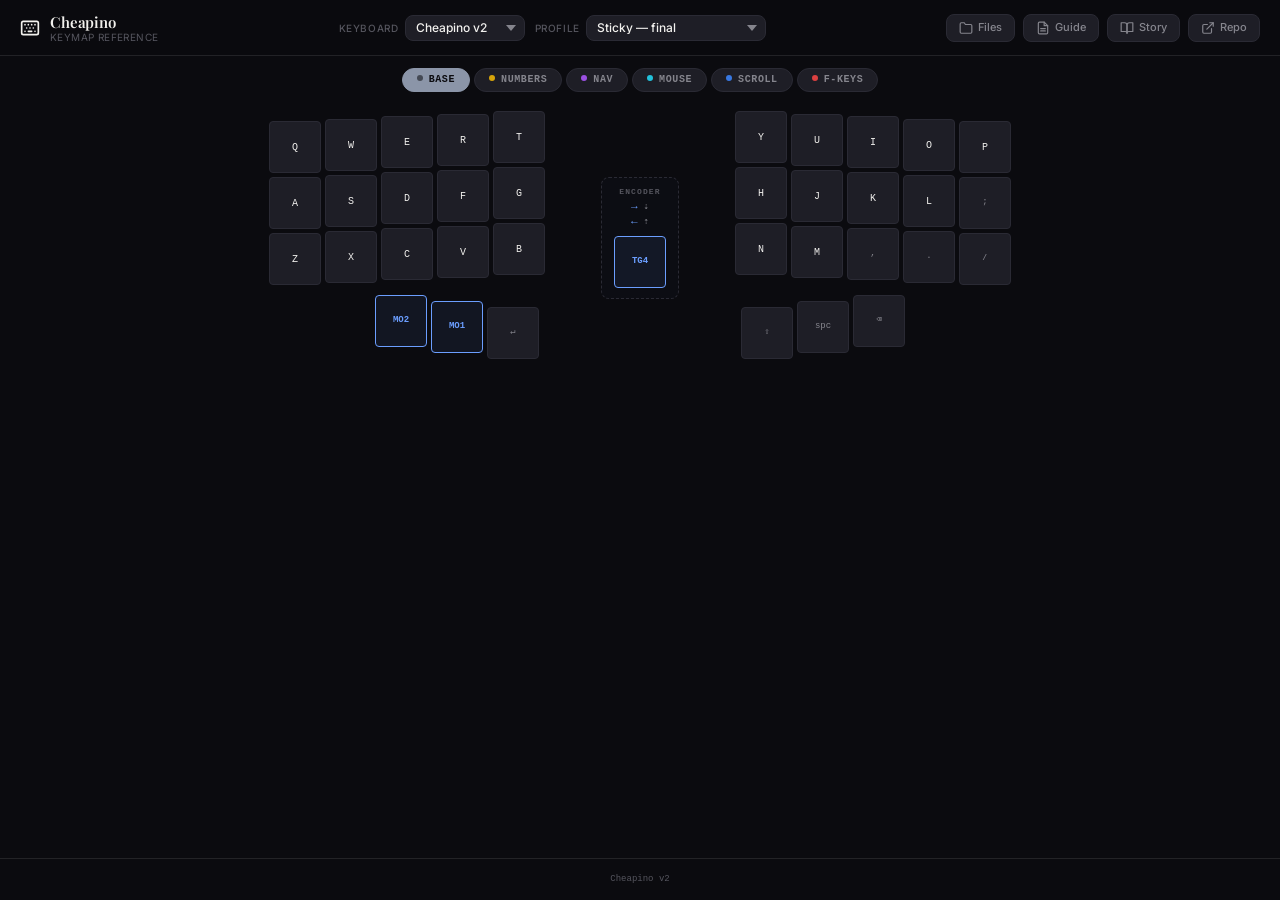
<file: index.html>
<!DOCTYPE html>
<html lang="en">
<head>
<meta charset="UTF-8">
<meta name="viewport" content="width=device-width,initial-scale=1.0">
<title>Cheapino — Keymap Reference</title>
<link rel="preconnect" href="https://fonts.googleapis.com">
<link rel="preconnect" href="https://fonts.gstatic.com" crossorigin>
<link href="https://fonts.googleapis.com/css2?family=Inter:wght@300;400;500;600;700&family=Playfair+Display:ital,wght@0,400;0,500;0,600;0,700;1,400&display=swap" rel="stylesheet">
<link rel="stylesheet" href="css/app.css">
</head>
<body>
<noscript><div style="padding:32px;text-align:center;color:#85858D;font-family:Inter,system-ui,sans-serif"><p>JavaScript is required for this app. Please enable it.</p></div></noscript>

<!-- ═══ HEADER ═══ -->
<header class="topbar">
  <div class="topbar-brand">
    <svg class="brand-icon" width="20" height="20" viewBox="0 0 24 24" fill="none" stroke="currentColor" stroke-width="2" stroke-linecap="round" stroke-linejoin="round" aria-hidden="true">
      <rect x="2" y="4" width="20" height="16" rx="2"/>
      <path d="M6 8h.01M10 8h.01M14 8h.01M18 8h.01M8 12h.01M12 12h.01M16 12h.01M6 16h.01M18 16h.01"/>
      <path d="M10 16h4"/>
    </svg>
    <div class="brand-text">
      <span class="brand-name">Cheapino</span>
      <span class="brand-sub">Keymap Reference</span>
    </div>
  </div>
  <div class="topbar-selectors">
    <div class="selector-wrap">
      <label class="selector-label" for="keyboard-select">Keyboard</label>
      <select id="keyboard-select" class="selector" aria-label="Select keyboard"></select>
    </div>
    <div class="selector-wrap">
      <label class="selector-label" for="profile-select">Profile</label>
      <select id="profile-select" class="selector" aria-label="Select profile"></select>
    </div>
  </div>
  <div class="topbar-actions">
    <button class="action-btn" id="btn-files" title="Browse files">
      <svg width="14" height="14" viewBox="0 0 24 24" fill="none" stroke="currentColor" stroke-width="2" stroke-linecap="round" stroke-linejoin="round" aria-hidden="true">
        <path d="M22 19a2 2 0 0 1-2 2H4a2 2 0 0 1-2-2V5a2 2 0 0 1 2-2h5l2 3h9a2 2 0 0 1 2 2z"/>
      </svg>
      Files
    </button>
    <button class="action-btn" id="btn-docs" title="Guide — every key explained">
      <svg width="14" height="14" viewBox="0 0 24 24" fill="none" stroke="currentColor" stroke-width="2" stroke-linecap="round" stroke-linejoin="round" aria-hidden="true">
        <path d="M14 2H6a2 2 0 0 0-2 2v16a2 2 0 0 0 2 2h12a2 2 0 0 0 2-2V8z"/>
        <polyline points="14 2 14 8 20 8"/>
        <line x1="8" y1="13" x2="16" y2="13"/>
        <line x1="8" y1="17" x2="16" y2="17"/>
      </svg>
      Guide
    </button>
    <a class="action-btn" href="story.html" title="The design story">
      <svg width="14" height="14" viewBox="0 0 24 24" fill="none" stroke="currentColor" stroke-width="2" stroke-linecap="round" stroke-linejoin="round" aria-hidden="true">
        <path d="M2 3h6a4 4 0 0 1 4 4v14a3 3 0 0 0-3-3H2z"/>
        <path d="M22 3h-6a4 4 0 0 0-4 4v14a3 3 0 0 1 3-3h7z"/>
      </svg>
      Story
    </a>
    <a class="action-btn" href="https://github.com/Nerouse/cheapino-cheatsheet" target="_blank" title="GitHub repo">
      <svg width="14" height="14" viewBox="0 0 24 24" fill="none" stroke="currentColor" stroke-width="2" stroke-linecap="round" stroke-linejoin="round" aria-hidden="true">
        <path d="M18 13v6a2 2 0 0 1-2 2H5a2 2 0 0 1-2-2V8a2 2 0 0 1 2-2h6"/>
        <polyline points="15 3 21 3 21 9"/>
        <line x1="10" y1="14" x2="21" y2="3"/>
      </svg>
      Repo
    </a>
  </div>
</header>

<!-- ═══ LAYER TABS ═══ -->
<div id="layer-tabs" class="layer-tabs"></div>

<!-- ═══ KEYBOARD VISUAL ═══ -->
<main class="keymap-area">
  <div id="keymap-visual">
    <div class="empty-state"><p>Loading keymap…</p></div>
  </div>
</main>

<!-- ═══ DRAWER ═══ -->
<div id="drawer-overlay" class="drawer-overlay"></div>
<aside id="drawer" class="drawer">
  <div class="drawer-head">
    <span id="drawer-title">Files</span>
    <button id="drawer-close" class="icobtn" aria-label="Close drawer">
      <svg width="16" height="16" viewBox="0 0 24 24" fill="none" stroke="currentColor" stroke-width="2" stroke-linecap="round" stroke-linejoin="round">
        <line x1="18" y1="6" x2="6" y2="18"/>
        <line x1="6" y1="6" x2="18" y2="18"/>
      </svg>
    </button>
  </div>
  <div class="drawer-body" id="drawer-body"></div>
</aside>

<!-- ═══ FOOTER ═══ -->
<footer class="footer">Cheapino v2</footer>

<script src="js/descriptions.js"></script>
<script src="js/app.js"></script>
</body>
</html>
</file>
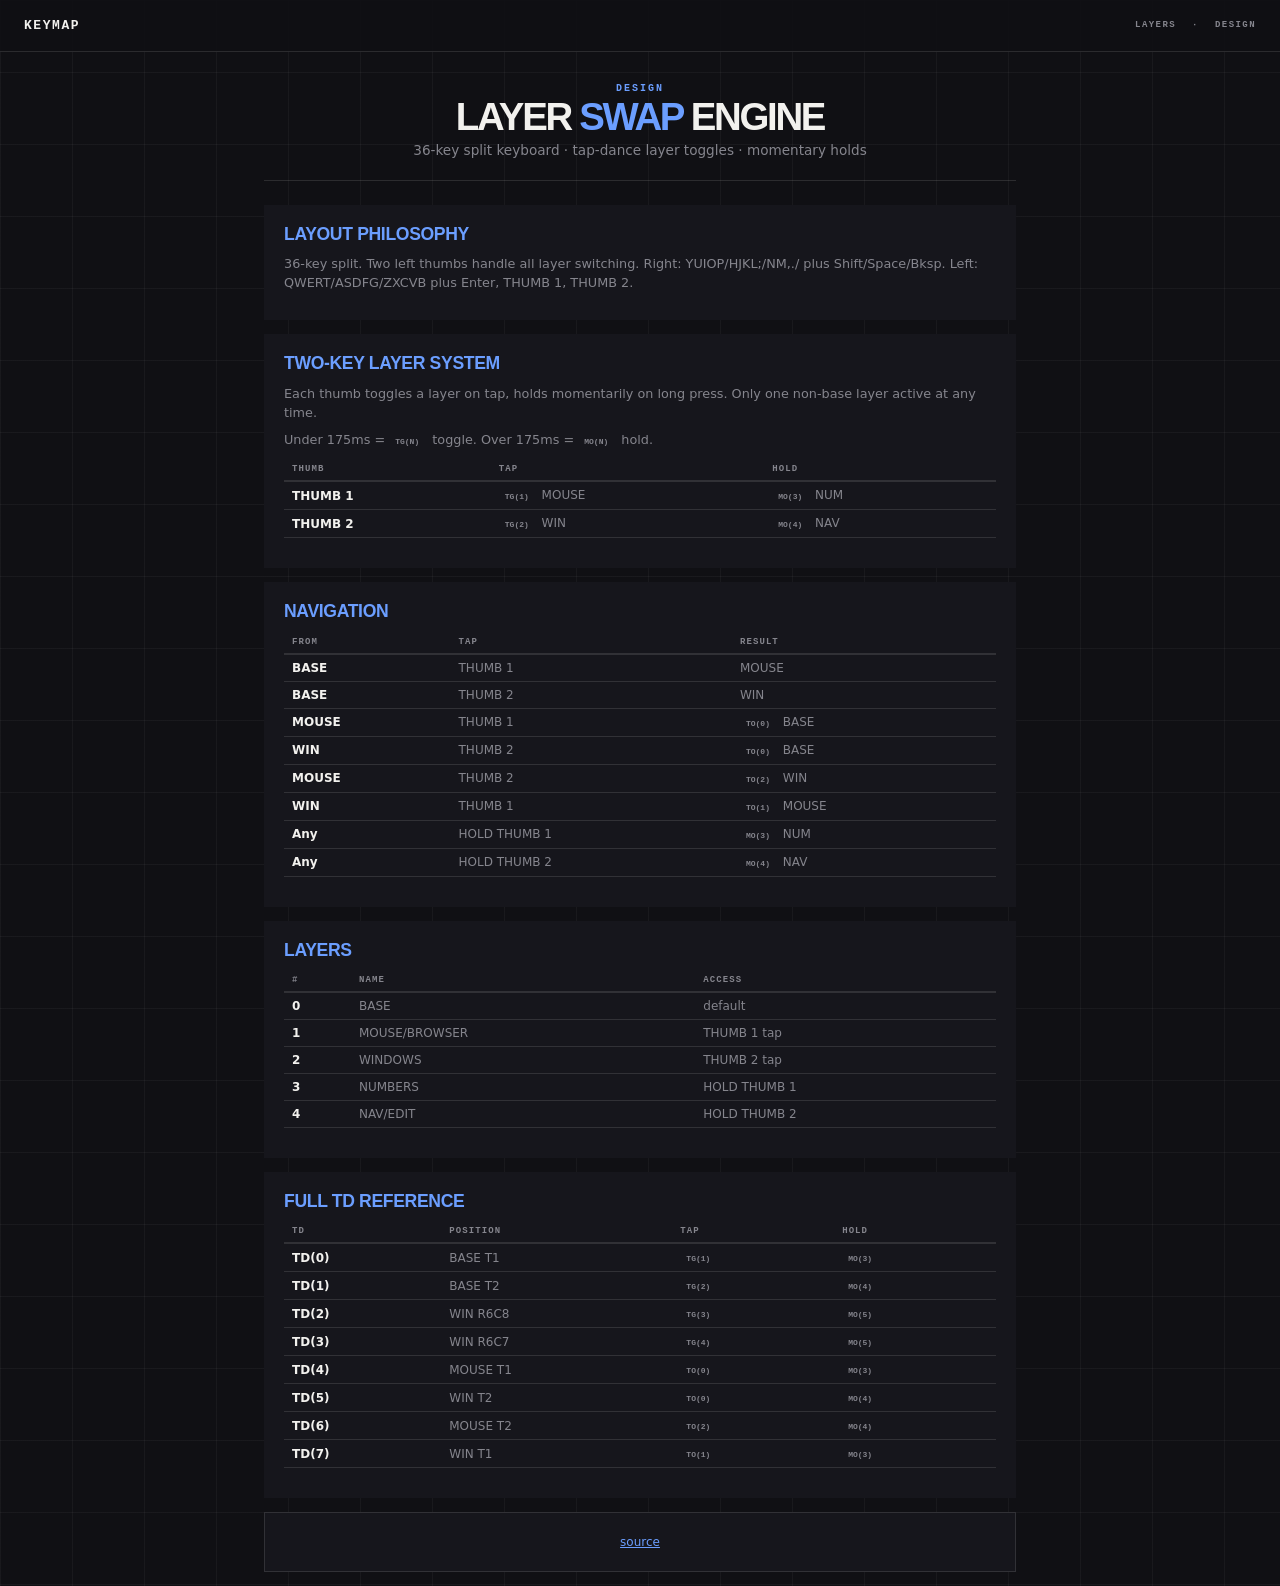
<file: design.html>
<!DOCTYPE html><html lang=en><head><meta charset=UTF-8><meta name=viewport content="width=device-width,initial-scale=1.0"><title>DESIGN</title><style>:root{--bg:#101014;--s:#16161C;--s2:#1C1C24;--b:rgba(242,241,238,0.12);--t:#F2F1EE;--td:#85858D;--tm:#55555E;--bl:#6B9EFF;--bt:rgba(107,158,255,0.06)}*{margin:0;padding:0;box-sizing:border-box}body{background:var(--bg);background-image:linear-gradient(rgba(242,241,238,0.045) 1px,transparent 1px),linear-gradient(90deg,rgba(242,241,238,0.045) 1px,transparent 1px);background-size:72px 72px;color:var(--t);font-family:system-ui,sans-serif;min-height:100vh}.wrap{max-width:800px;margin:0 auto;padding:0 24px}.nav{position:sticky;top:0;z-index:100;background:rgba(16,16,20,0.92);border-bottom:1px solid var(--b);height:52px;display:flex;align-items:center;justify-content:space-between;padding:0 24px}.nav .br{font:700 13px/1 'Courier New',monospace;text-transform:uppercase;letter-spacing:.12em;color:var(--t)}.nav .br .ac{color:var(--bl)}.nav .mi{font:600 9px/1 'Courier New',monospace;text-transform:uppercase;letter-spacing:.16em;color:var(--td);display:flex;gap:16px}.nav .mi a{color:inherit;text-decoration:none}.nav .mi a:hover{color:#fff}.hero{text-align:center;padding:32px 0 20px;border-bottom:1px solid var(--b);margin-bottom:24px}.hero .lbl{font:700 10px/1 'Courier New',monospace;text-transform:uppercase;letter-spacing:.2em;color:var(--bl);margin-bottom:6px}.hero h1{font:900 2.4rem/.9 'Arial Black',sans-serif;text-transform:uppercase;letter-spacing:-.06em;color:var(--t)}.hero h1 .ac{color:var(--bl)}.hero .sub{font:500 .85rem/1.4 system-ui,sans-serif;color:var(--td);margin-top:6px}.sec{background:var(--s);padding:20px;margin-bottom:14px}.sec h2{font:800 1.1rem/1.1 'Arial Black',sans-serif;text-transform:uppercase;letter-spacing:-.02em;color:var(--bl);margin-bottom:10px}.sec h3{font:700 .9rem/1.1 system-ui,sans-serif;color:var(--t);margin:14px 0 6px}.sec p{font:400 .8rem/1.5 system-ui,sans-serif;color:var(--td);margin-bottom:8px}table{border-collapse:collapse;width:100%;margin:10px 0;font-size:.75rem}th{font:700 9px/1 'Courier New',monospace;text-transform:uppercase;letter-spacing:.12em;color:var(--td);text-align:left;padding:6px 8px;border-bottom:2px solid var(--b)}td{padding:6px 8px;border-bottom:1px solid var(--b);color:var(--td)}td:first-child{color:var(--t);font-weight:600}.tag{display:inline-block;font:700 8px/1 'Courier New',monospace;padding:2px 6px;margin-right:3px;border-radius:2px;text-transform:uppercase}.tag.tg{background:#6B9EFF33;color:#6B9EFF}.tag.mo{background:#F2F1EE22;color:#ccc}.tag.to{background:#F2F1EE11;color:#999}.flow{display:grid;grid-template-columns:1fr auto 1fr auto 1fr;gap:6px;margin:10px 0;align-items:center}.flow div{background:var(--bt);padding:10px;text-align:center;font:700 .7rem/1.2 'Courier New',monospace;color:var(--t)}.flow .arr{background:transparent;color:var(--bl);font-size:.9rem}</style></head><body><div class=nav><div class=br><a href=index.html style=color:inherit;text-decoration:none>KEYMAP</a></div><div class=mi><a href=index.html>LAYERS</a><span>·</span><a href=design.html>DESIGN</a></div></div><div class=wrap><div class=hero><div class=lbl>DESIGN</div><h1>LAYER <span class=ac>SWAP</span> ENGINE</h1><div class=sub>36-key split keyboard · tap-dance layer toggles · momentary holds</div></div><div class=sec><h2>LAYOUT PHILOSOPHY</h2><p>36-key split. Two left thumbs handle all layer switching. Right: YUIOP/HJKL;/NM,./ plus Shift/Space/Bksp. Left: QWERT/ASDFG/ZXCVB plus Enter, THUMB 1, THUMB 2.</p></div><div class=sec><h2>TWO-KEY LAYER SYSTEM</h2><p>Each thumb toggles a layer on tap, holds momentarily on long press. Only one non-base layer active at any time.</p><p>Under 175ms = <span class=tag tg>TG(n)</span> toggle. Over 175ms = <span class=tag mo>MO(n)</span> hold.</p><table><tr><th>Thumb</th><th>Tap</th><th>Hold</th></tr><tr><td>THUMB 1</td><td><span class=tag tg>TG(1)</span> MOUSE</td><td><span class=tag mo>MO(3)</span> NUM</td></tr><tr><td>THUMB 2</td><td><span class=tag tg>TG(2)</span> WIN</td><td><span class=tag mo>MO(4)</span> NAV</td></tr></table></div><div class=sec><h2>NAVIGATION</h2><table><tr><th>From</th><th>Tap</th><th>Result</th></tr><tr><td>BASE</td><td>THUMB 1</td><td>MOUSE</td></tr><tr><td>BASE</td><td>THUMB 2</td><td>WIN</td></tr><tr><td>MOUSE</td><td>THUMB 1</td><td><span class=tag to>TO(0)</span> BASE</td></tr><tr><td>WIN</td><td>THUMB 2</td><td><span class=tag to>TO(0)</span> BASE</td></tr><tr><td>MOUSE</td><td>THUMB 2</td><td><span class=tag to>TO(2)</span> WIN</td></tr><tr><td>WIN</td><td>THUMB 1</td><td><span class=tag to>TO(1)</span> MOUSE</td></tr><tr><td>Any</td><td>HOLD THUMB 1</td><td><span class=tag mo>MO(3)</span> NUM</td></tr><tr><td>Any</td><td>HOLD THUMB 2</td><td><span class=tag mo>MO(4)</span> NAV</td></tr></table></div><div class=sec><h2>LAYERS</h2><table><tr><th>#</th><th>Name</th><th>Access</th></tr><tr><td>0</td><td>BASE</td><td>default</td></tr><tr><td>1</td><td>MOUSE/BROWSER</td><td>THUMB 1 tap</td></tr><tr><td>2</td><td>WINDOWS</td><td>THUMB 2 tap</td></tr><tr><td>3</td><td>NUMBERS</td><td>HOLD THUMB 1</td></tr><tr><td>4</td><td>NAV/EDIT</td><td>HOLD THUMB 2</td></tr></table></div><div class=sec><h2>FULL TD REFERENCE</h2><table><tr><th>TD</th><th>Position</th><th>Tap</th><th>Hold</th></tr><tr><td>TD(0)</td><td>BASE T1</td><td><span class=tag tg>TG(1)</span></td><td><span class=tag mo>MO(3)</span></td></tr><tr><td>TD(1)</td><td>BASE T2</td><td><span class=tag tg>TG(2)</span></td><td><span class=tag mo>MO(4)</span></td></tr><tr><td>TD(2)</td><td>WIN R6C8</td><td><span class=tag tg>TG(3)</span></td><td><span class=tag mo>MO(5)</span></td></tr><tr><td>TD(3)</td><td>WIN R6C7</td><td><span class=tag tg>TG(4)</span></td><td><span class=tag mo>MO(5)</span></td></tr><tr><td>TD(4)</td><td>MOUSE T1</td><td><span class=tag to>TO(0)</span></td><td><span class=tag mo>MO(3)</span></td></tr><tr><td>TD(5)</td><td>WIN T2</td><td><span class=tag to>TO(0)</span></td><td><span class=tag mo>MO(4)</span></td></tr><tr><td>TD(6)</td><td>MOUSE T2</td><td><span class=tag to>TO(2)</span></td><td><span class=tag mo>MO(4)</span></td></tr><tr><td>TD(7)</td><td>WIN T1</td><td><span class=tag to>TO(1)</span></td><td><span class=tag mo>MO(3)</span></td></tr></table></div><div class=sec style="border:1px solid var(--b);text-align:center"><p style="margin:0;color:var(--tm);font-size:.75rem"><a href=https://github.com/user/cheapino-cheatsheet style=color:var(--bl)>source</a></p></div></div></body></html>
</file>
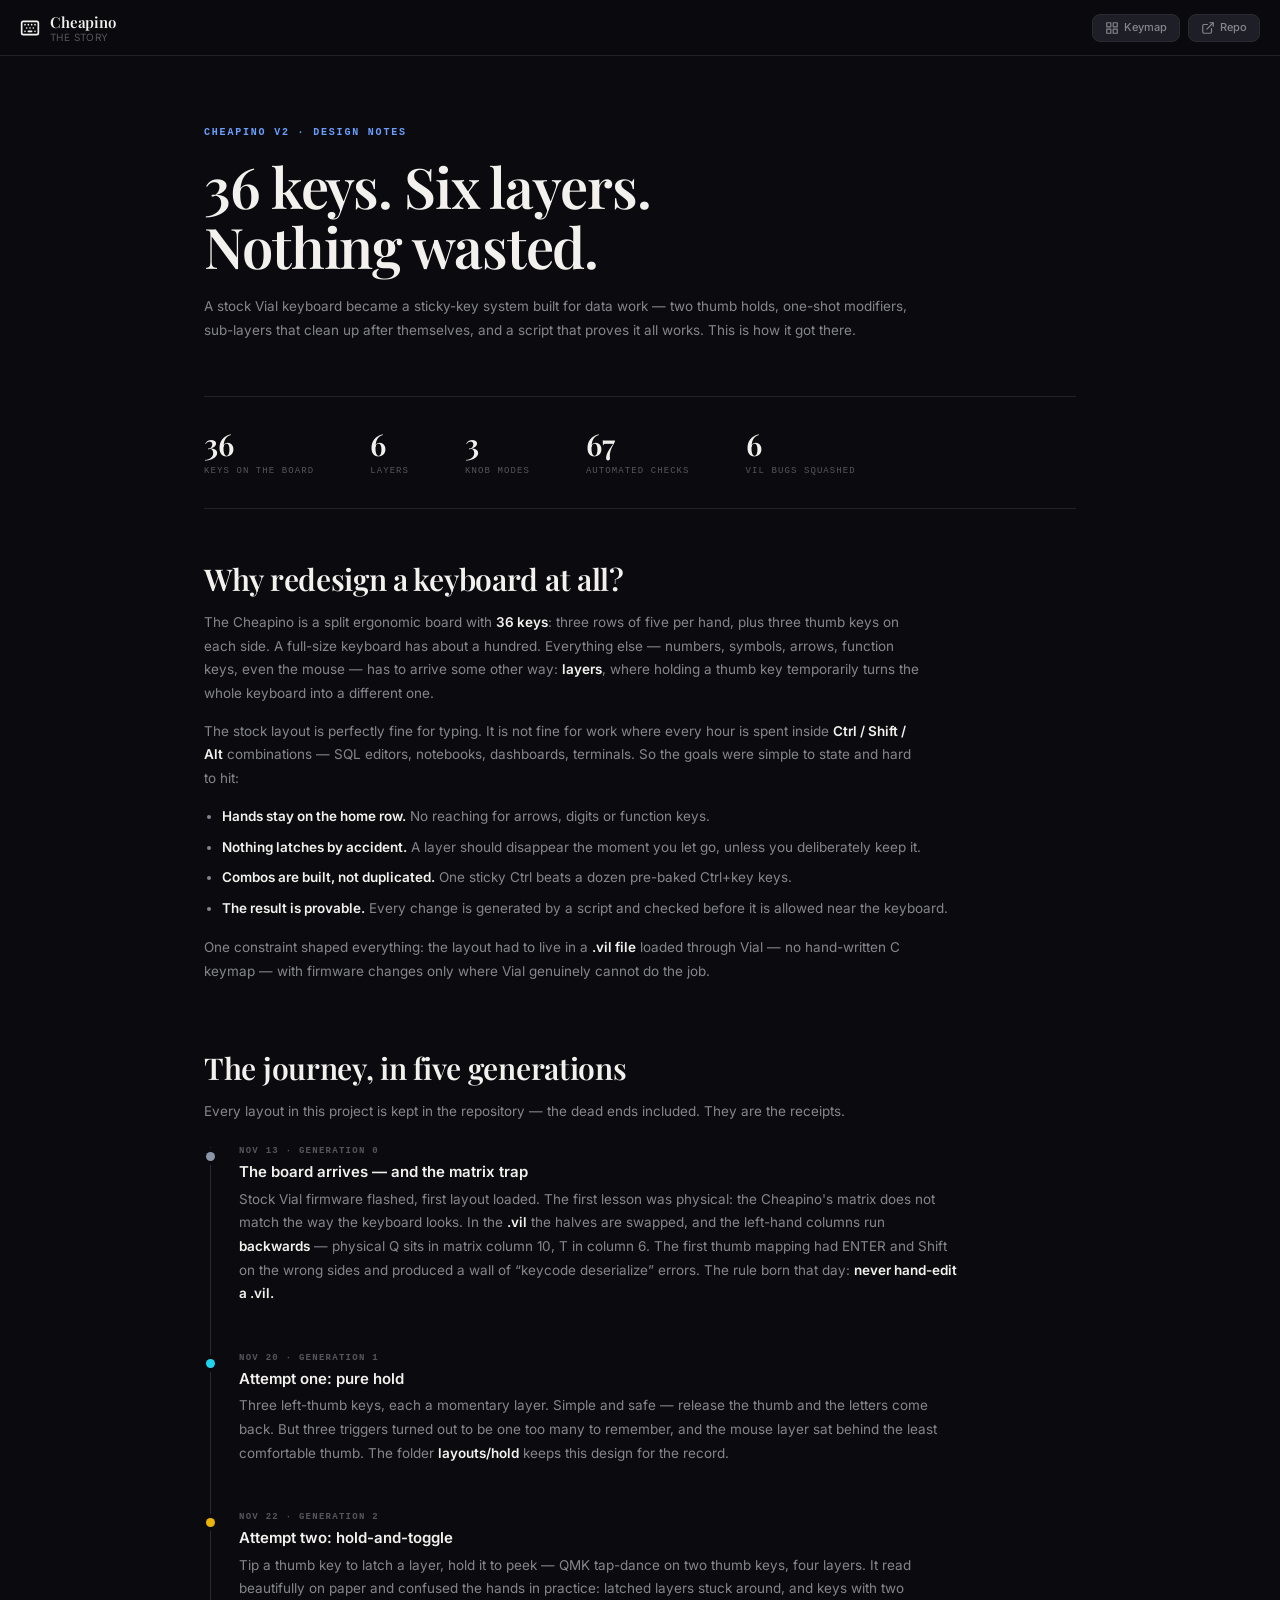
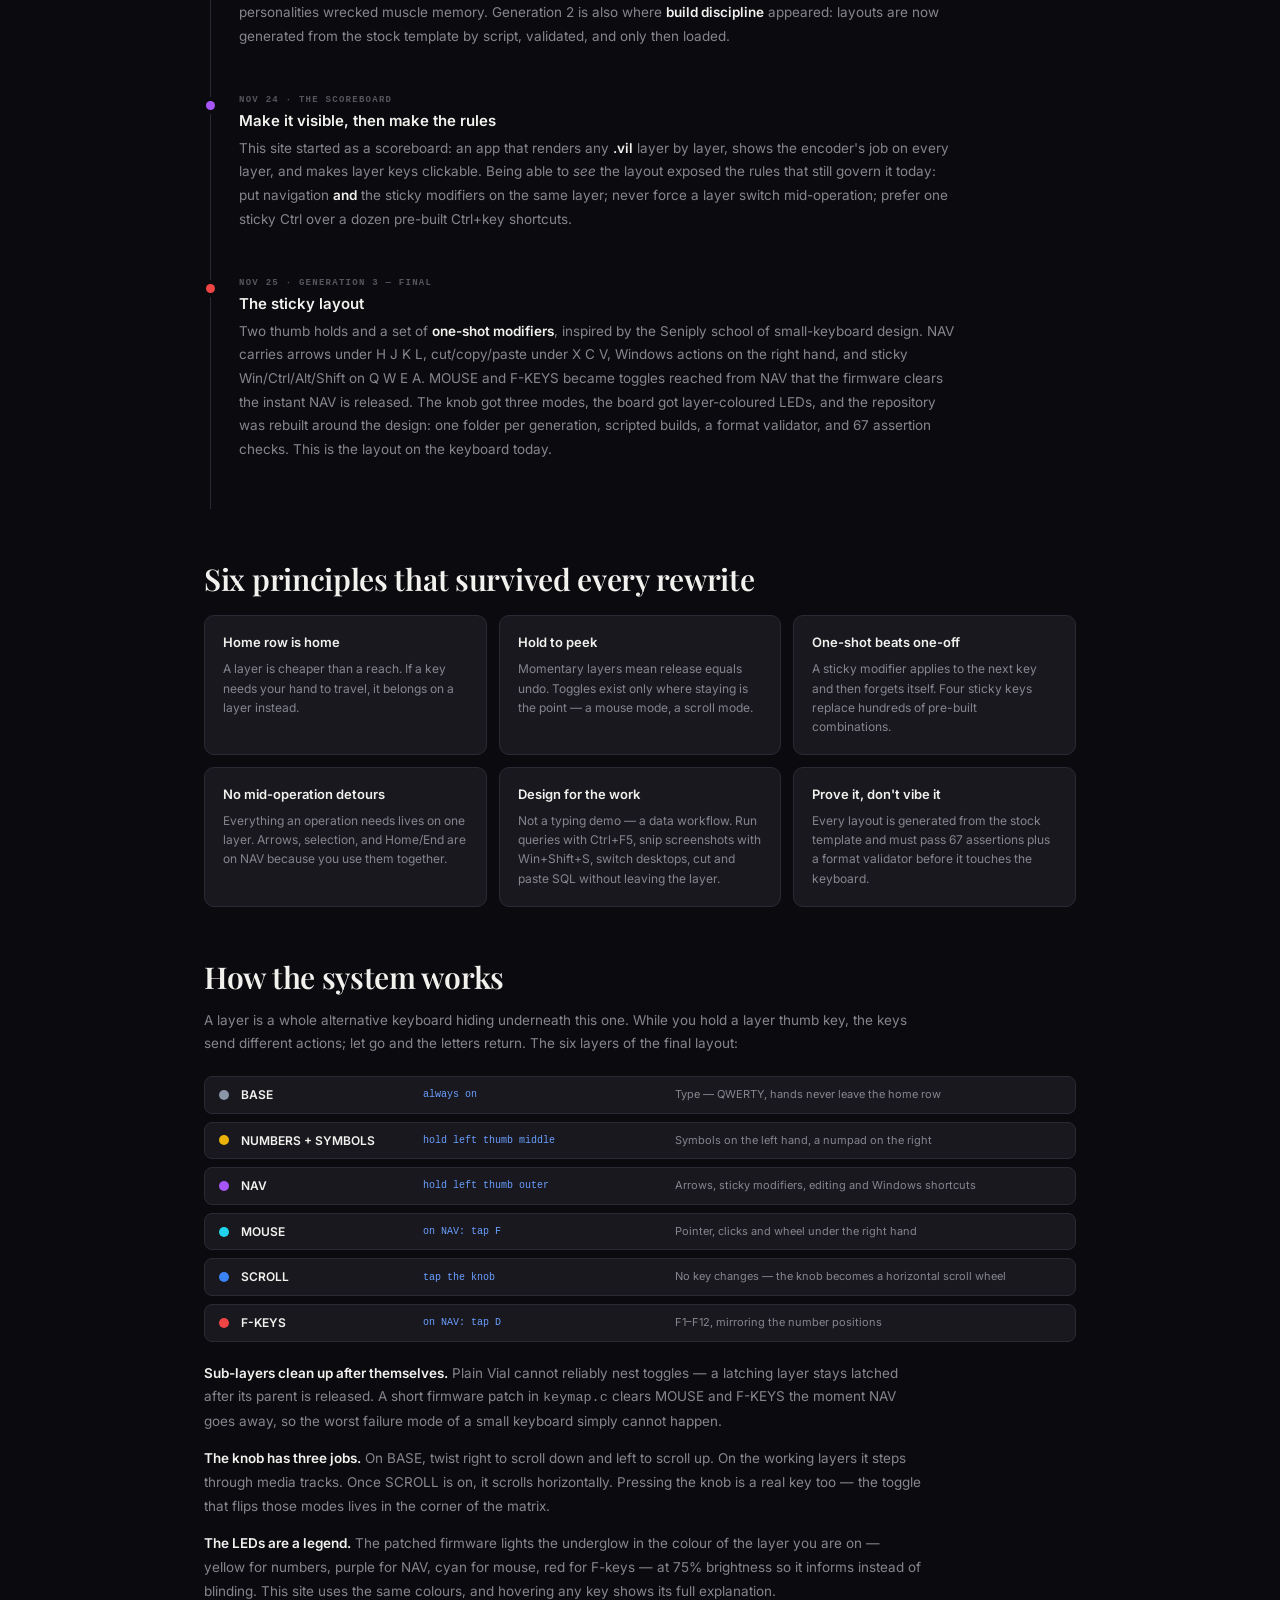
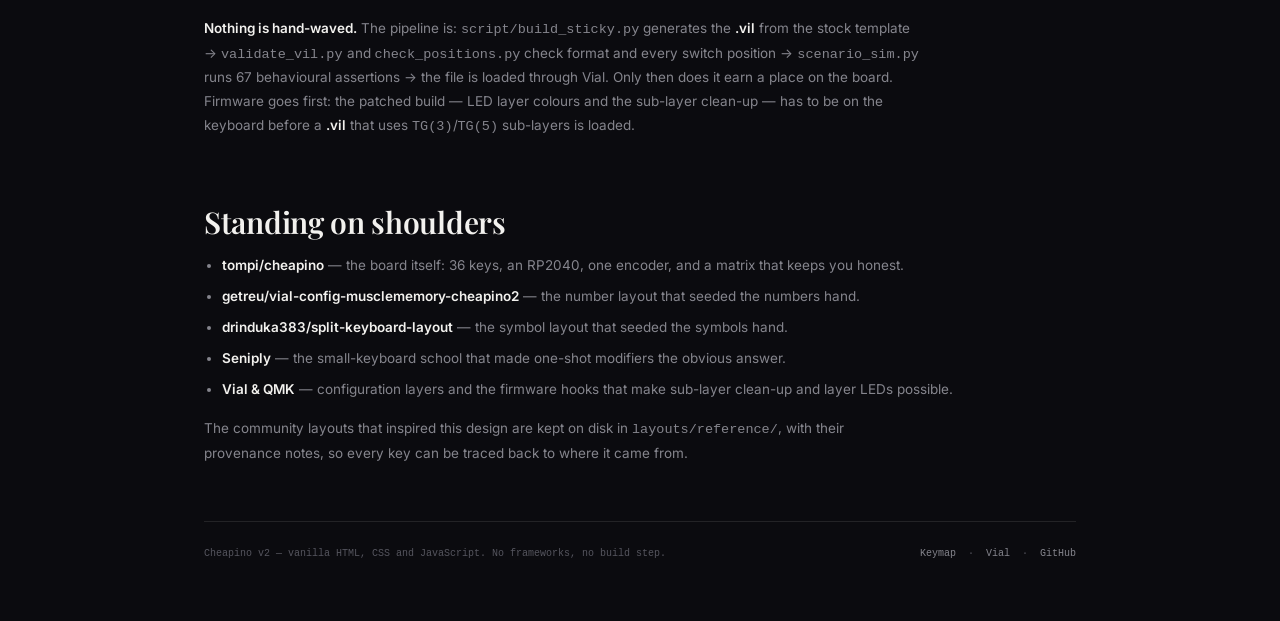
<file: story.html>
<!DOCTYPE html>
<html lang="en">
<head>
<meta charset="UTF-8">
<meta name="viewport" content="width=device-width,initial-scale=1.0">
<title>Cheapino — The Story</title>
<link rel="preconnect" href="https://fonts.googleapis.com">
<link rel="preconnect" href="https://fonts.gstatic.com" crossorigin>
<link href="https://fonts.googleapis.com/css2?family=Inter:wght@300;400;500;600;700&family=Playfair+Display:ital,wght@0,400;0,500;0,600;0,700;1,400&display=swap" rel="stylesheet">
<link rel="stylesheet" href="css/app.css">
</head>
<body>

<!-- ═══ HEADER ═══ -->
<header class="topbar">
  <a class="topbar-brand" href="index.html" style="text-decoration:none;color:inherit">
    <svg class="brand-icon" width="20" height="20" viewBox="0 0 24 24" fill="none" stroke="currentColor" stroke-width="2" stroke-linecap="round" stroke-linejoin="round" aria-hidden="true">
      <rect x="2" y="4" width="20" height="16" rx="2"/>
      <path d="M6 8h.01M10 8h.01M14 8h.01M18 8h.01M8 12h.01M12 12h.01M16 12h.01M6 16h.01M18 16h.01"/>
      <path d="M10 16h4"/>
    </svg>
    <div class="brand-text">
      <span class="brand-name">Cheapino</span>
      <span class="brand-sub">The Story</span>
    </div>
  </a>
  <div class="topbar-selectors"></div>
  <div class="topbar-actions">
    <a class="action-btn" href="index.html" title="Back to the keymap">
      <svg width="14" height="14" viewBox="0 0 24 24" fill="none" stroke="currentColor" stroke-width="2" stroke-linecap="round" stroke-linejoin="round" aria-hidden="true">
        <rect x="3" y="3" width="7" height="7"/><rect x="14" y="3" width="7" height="7"/>
        <rect x="3" y="14" width="7" height="7"/><rect x="14" y="14" width="7" height="7"/>
      </svg>
      Keymap
    </a>
    <a class="action-btn" href="https://github.com/Nerouse/cheapino-cheatsheet" target="_blank" rel="noopener" title="GitHub repo">
      <svg width="14" height="14" viewBox="0 0 24 24" fill="none" stroke="currentColor" stroke-width="2" stroke-linecap="round" stroke-linejoin="round" aria-hidden="true">
        <path d="M18 13v6a2 2 0 0 1-2 2H5a2 2 0 0 1-2-2V8a2 2 0 0 1 2-2h6"/>
        <polyline points="15 3 21 3 21 9"/>
        <line x1="10" y1="14" x2="21" y2="3"/>
      </svg>
      Repo
    </a>
  </div>
</header>

<main class="story">

  <!-- ═══ HERO ═══ -->
  <div class="story-hero">
    <div class="story-kicker">Cheapino v2 &middot; Design notes</div>
    <h1>36 keys. Six layers.<br>Nothing wasted.</h1>
    <p class="story-lede">A stock Vial keyboard became a sticky-key system built for data work — two thumb holds, one-shot modifiers, sub-layers that clean up after themselves, and a script that proves it all works. This is how it got there.</p>
  </div>

  <div class="story-stats">
    <div class="story-stat"><div class="n">36</div><div class="l">keys on the board</div></div>
    <div class="story-stat"><div class="n">6</div><div class="l">layers</div></div>
    <div class="story-stat"><div class="n">3</div><div class="l">knob modes</div></div>
    <div class="story-stat"><div class="n">67</div><div class="l">automated checks</div></div>
    <div class="story-stat"><div class="n">6</div><div class="l">VIL bugs squashed</div></div>
  </div>

  <!-- ═══ THE PROBLEM ═══ -->
  <section>
    <h2>Why redesign a keyboard at all?</h2>
    <p>The Cheapino is a split ergonomic board with <b>36 keys</b>: three rows of five per hand, plus three thumb keys on each side. A full-size keyboard has about a hundred. Everything else — numbers, symbols, arrows, function keys, even the mouse — has to arrive some other way: <b>layers</b>, where holding a thumb key temporarily turns the whole keyboard into a different one.</p>
    <p>The stock layout is perfectly fine for typing. It is not fine for work where every hour is spent inside <b>Ctrl / Shift / Alt</b> combinations — SQL editors, notebooks, dashboards, terminals. So the goals were simple to state and hard to hit:</p>
    <ul>
      <li><b>Hands stay on the home row.</b> No reaching for arrows, digits or function keys.</li>
      <li><b>Nothing latches by accident.</b> A layer should disappear the moment you let go, unless you deliberately keep it.</li>
      <li><b>Combos are built, not duplicated.</b> One sticky Ctrl beats a dozen pre-baked Ctrl+key keys.</li>
      <li><b>The result is provable.</b> Every change is generated by a script and checked before it is allowed near the keyboard.</li>
    </ul>
    <p>One constraint shaped everything: the layout had to live in a <b>.vil file</b> loaded through Vial — no hand-written C keymap — with firmware changes only where Vial genuinely cannot do the job.</p>
  </section>
<!-- ═══ THE JOURNEY ═══ -->
  <section>
    <h2>The journey, in five generations</h2>
    <p>Every layout in this project is kept in the repository — the dead ends included. They are the receipts.</p>
    <div class="timeline">

      <div class="tl-item" style="--tl:#8b95a8">
        <div class="tl-date">Nov 13 &middot; Generation 0</div>
        <h3>The board arrives — and the matrix trap</h3>
        <p>Stock Vial firmware flashed, first layout loaded. The first lesson was physical: the Cheapino's matrix does not match the way the keyboard looks. In the <b>.vil</b> the halves are swapped, and the left-hand columns run <b>backwards</b> — physical Q sits in matrix column 10, T in column 6. The first thumb mapping had ENTER and Shift on the wrong sides and produced a wall of &ldquo;keycode deserialize&rdquo; errors. The rule born that day: <b>never hand-edit a .vil.</b></p>
      </div>

      <div class="tl-item" style="--tl:#22d3ee">
        <div class="tl-date">Nov 20 &middot; Generation 1</div>
        <h3>Attempt one: pure hold</h3>
        <p>Three left-thumb keys, each a momentary layer. Simple and safe — release the thumb and the letters come back. But three triggers turned out to be one too many to remember, and the mouse layer sat behind the least comfortable thumb. The folder <b>layouts/hold</b> keeps this design for the record.</p>
      </div>

      <div class="tl-item" style="--tl:#eab308">
        <div class="tl-date">Nov 22 &middot; Generation 2</div>
        <h3>Attempt two: hold-and-toggle</h3>
        <p>Tip a thumb key to latch a layer, hold it to peek — QMK tap-dance on two thumb keys, four layers. It read beautifully on paper and confused the hands in practice: latched layers stuck around, and keys with two personalities wrecked muscle memory. Generation 2 is also where <b>build discipline</b> appeared: layouts are now generated from the stock template by script, validated, and only then loaded.</p>
      </div>

      <div class="tl-item" style="--tl:#a855f7">
        <div class="tl-date">Nov 24 &middot; The scoreboard</div>
        <h3>Make it visible, then make the rules</h3>
        <p>This site started as a scoreboard: an app that renders any <b>.vil</b> layer by layer, shows the encoder's job on every layer, and makes layer keys clickable. Being able to <i>see</i> the layout exposed the rules that still govern it today: put navigation <b>and</b> the sticky modifiers on the same layer; never force a layer switch mid-operation; prefer one sticky Ctrl over a dozen pre-built Ctrl+key shortcuts.</p>
      </div>

      <div class="tl-item" style="--tl:#ef4444">
        <div class="tl-date">Nov 25 &middot; Generation 3 — final</div>
        <h3>The sticky layout</h3>
        <p>Two thumb holds and a set of <b>one-shot modifiers</b>, inspired by the Seniply school of small-keyboard design. NAV carries arrows under H&nbsp;J&nbsp;K&nbsp;L, cut/copy/paste under X&nbsp;C&nbsp;V, Windows actions on the right hand, and sticky Win/Ctrl/Alt/Shift on Q&nbsp;W&nbsp;E&nbsp;A. MOUSE and F-KEYS became toggles reached from NAV that the firmware clears the instant NAV is released. The knob got three modes, the board got layer-coloured LEDs, and the repository was rebuilt around the design: one folder per generation, scripted builds, a format validator, and 67 assertion checks. This is the layout on the keyboard today.</p>
      </div>

    </div>
  </section>
<!-- ═══ PHILOSOPHY ═══ -->
  <section>
    <h2>Six principles that survived every rewrite</h2>
    <div class="cards">
      <div class="card">
        <h3>Home row is home</h3>
        <p>A layer is cheaper than a reach. If a key needs your hand to travel, it belongs on a layer instead.</p>
      </div>
      <div class="card">
        <h3>Hold to peek</h3>
        <p>Momentary layers mean release equals undo. Toggles exist only where staying is the point — a mouse mode, a scroll mode.</p>
      </div>
      <div class="card">
        <h3>One-shot beats one-off</h3>
        <p>A sticky modifier applies to the next key and then forgets itself. Four sticky keys replace hundreds of pre-built combinations.</p>
      </div>
      <div class="card">
        <h3>No mid-operation detours</h3>
        <p>Everything an operation needs lives on one layer. Arrows, selection, and Home/End are on NAV because you use them together.</p>
      </div>
      <div class="card">
        <h3>Design for the work</h3>
        <p>Not a typing demo — a data workflow. Run queries with Ctrl+F5, snip screenshots with Win+Shift+S, switch desktops, cut and paste SQL without leaving the layer.</p>
      </div>
      <div class="card">
        <h3>Prove it, don't vibe it</h3>
        <p>Every layout is generated from the stock template and must pass 67 assertions plus a format validator before it touches the keyboard.</p>
      </div>
    </div>
  </section>

  <!-- ═══ HOW IT WORKS ═══ -->
  <section>
    <h2>How the system works</h2>
    <p>A layer is a whole alternative keyboard hiding underneath this one. While you hold a layer thumb key, the keys send different actions; let go and the letters return. The six layers of the final layout:</p>
    <div class="layer-strip">
      <div class="lrow"><span class="sw" style="background:#8b95a8"></span><span class="ln">BASE</span><span class="lt">always on</span><span class="lp">Type — QWERTY, hands never leave the home row</span></div>
      <div class="lrow"><span class="sw" style="background:#eab308"></span><span class="ln">NUMBERS + SYMBOLS</span><span class="lt">hold left thumb middle</span><span class="lp">Symbols on the left hand, a numpad on the right</span></div>
      <div class="lrow"><span class="sw" style="background:#a855f7"></span><span class="ln">NAV</span><span class="lt">hold left thumb outer</span><span class="lp">Arrows, sticky modifiers, editing and Windows shortcuts</span></div>
      <div class="lrow"><span class="sw" style="background:#22d3ee"></span><span class="ln">MOUSE</span><span class="lt">on NAV: tap F</span><span class="lp">Pointer, clicks and wheel under the right hand</span></div>
      <div class="lrow"><span class="sw" style="background:#3b82f6"></span><span class="ln">SCROLL</span><span class="lt">tap the knob</span><span class="lp">No key changes — the knob becomes a horizontal scroll wheel</span></div>
      <div class="lrow"><span class="sw" style="background:#ef4444"></span><span class="ln">F-KEYS</span><span class="lt">on NAV: tap D</span><span class="lp">F1–F12, mirroring the number positions</span></div>
    </div>
    <p><b>Sub-layers clean up after themselves.</b> Plain Vial cannot reliably nest toggles — a latching layer stays latched after its parent is released. A short firmware patch in <code>keymap.c</code> clears MOUSE and F-KEYS the moment NAV goes away, so the worst failure mode of a small keyboard simply cannot happen.</p>
    <p><b>The knob has three jobs.</b> On BASE, twist right to scroll down and left to scroll up. On the working layers it steps through media tracks. Once SCROLL is on, it scrolls horizontally. Pressing the knob is a real key too — the toggle that flips those modes lives in the corner of the matrix.</p>
    <p><b>The LEDs are a legend.</b> The patched firmware lights the underglow in the colour of the layer you are on — yellow for numbers, purple for NAV, cyan for mouse, red for F-keys — at 75% brightness so it informs instead of blinding. This site uses the same colours, and hovering any key shows its full explanation.</p>
    <p><b>Nothing is hand-waved.</b> The pipeline is: <code>script/build_sticky.py</code> generates the <b>.vil</b> from the stock template &rarr; <code>validate_vil.py</code> and <code>check_positions.py</code> check format and every switch position &rarr; <code>scenario_sim.py</code> runs 67 behavioural assertions &rarr; the file is loaded through Vial. Only then does it earn a place on the board. Firmware goes first: the patched build — LED layer colours and the sub-layer clean-up — has to be on the keyboard before a <b>.vil</b> that uses <code>TG(3)</code>/<code>TG(5)</code> sub-layers is loaded.</p>
  </section>
<!-- ═══ CREDITS ═══ -->
  <section>
    <h2>Standing on shoulders</h2>
    <ul>
      <li><b>tompi/cheapino</b> — the board itself: 36 keys, an RP2040, one encoder, and a matrix that keeps you honest.</li>
      <li><b>getreu/vial-config-musclememory-cheapino2</b> — the number layout that seeded the numbers hand.</li>
      <li><b>drinduka383/split-keyboard-layout</b> — the symbol layout that seeded the symbols hand.</li>
      <li><b>Seniply</b> — the small-keyboard school that made one-shot modifiers the obvious answer.</li>
      <li><b>Vial &amp; QMK</b> — configuration layers and the firmware hooks that make sub-layer clean-up and layer LEDs possible.</li>
    </ul>
    <p>The community layouts that inspired this design are kept on disk in <code>layouts/reference/</code>, with their provenance notes, so every key can be traced back to where it came from.</p>
  </section>

  <div class="story-footer">
    <span>Cheapino v2 — vanilla HTML, CSS and JavaScript. No frameworks, no build step.</span>
    <span><a href="index.html">Keymap</a> &nbsp;&middot;&nbsp; <a href="https://vial.rocks" target="_blank" rel="noopener">Vial</a> &nbsp;&middot;&nbsp; <a href="https://github.com/Nerouse/cheapino-cheatsheet" target="_blank" rel="noopener">GitHub</a></span>
  </div>

</main>
</body>
</html>
</file>
<file: css/app.css>
﻿/* ═══════════════════════════════════════════════
   cheapino-cheatsheet — Multi-Keyboard UI
   ═══════════════════════════════════════════════ */

:root {
  --bg: #0b0b0f;
  --bg2: #111116;
  --s: #18181e;
  --s2: #1e1e26;
  --b: rgba(242, 241, 238, 0.1);
  --t: #f2f1ee;
  --td: #85858d;
  --tm: #55555e;
  --bl: #6b9eff;
  --bt: rgba(107, 158, 255, 0.08);
  --bbr: #2a2a34;
  --radius: 8px;
  --radius-sm: 4px;
  --font: 'Inter', system-ui, -apple-system, sans-serif;
  --font-serif: 'Playfair Display', Georgia, serif;
  --font-mono: 'SF Mono', 'Cascadia Code', 'Courier New', monospace;
}

* { margin: 0; padding: 0; box-sizing: border-box; }

body {
  background: var(--bg);
  color: var(--t);
  font-family: var(--font);
  min-height: 100vh;
  display: flex;
  flex-direction: column;
  line-height: 1.4;
}

/* ═══ TOP BAR ═══ */
.topbar {
  position: sticky;
  top: 0;
  z-index: 100;
  display: flex;
  align-items: center;
  gap: 16px;
  padding: 0 20px;
  height: 56px;
  background: rgba(11, 11, 15, 0.92);
  backdrop-filter: blur(12px);
  border-bottom: 1px solid var(--b);
}

.topbar-brand {
  display: flex;
  align-items: center;
  gap: 10px;
  flex-shrink: 0;
}
.brand-icon {
  font-size: 22px;
  line-height: 1;
}
.brand-text {
  display: flex;
  flex-direction: column;
  line-height: 1.2;
}
.brand-name {
  font-family: var(--font-serif);
  font-size: 15px;
  font-weight: 600;
  color: var(--t);
  letter-spacing: -0.01em;
}
.brand-sub {
  font-size: 10px;
  font-weight: 400;
  color: var(--tm);
  letter-spacing: 0.04em;
  text-transform: uppercase;
}

.topbar-selectors {
  display: flex;
  align-items: center;
  gap: 10px;
  flex: 1;
  justify-content: center;
}

.selector-wrap {
  display: flex;
  align-items: center;
  gap: 6px;
}
.selector-label {
  font-size: 10px;
  font-weight: 500;
  color: var(--tm);
  text-transform: uppercase;
  letter-spacing: 0.06em;
  white-space: nowrap;
}

.selector {
  background: var(--s2);
  color: var(--t);
  border: 1px solid var(--bbr);
  border-radius: var(--radius);
  padding: 6px 28px 6px 10px;
  font: 500 12px/1 var(--font);
  cursor: pointer;
  min-width: 120px;
  max-width: 180px;
  appearance: none;
  -webkit-appearance: none;
  background-image: url("data:image/svg+xml,%3Csvg xmlns='http://www.w3.org/2000/svg' width='10' height='6'%3E%3Cpath d='M0 0l5 6 5-6z' fill='%2385858d'/%3E%3C/svg%3E");
  background-repeat: no-repeat;
  background-position: right 8px center;
  transition: border-color 0.15s;
}
.selector:hover { border-color: var(--bl); }
.selector:focus { outline: none; border-color: var(--bl); box-shadow: 0 0 0 2px var(--bt); }
.selector option { background: var(--bg2); color: var(--t); }

.topbar-actions {
  display: flex;
  align-items: center;
  gap: 8px;
  flex-shrink: 0;
}

.action-btn {
  display: inline-flex;
  align-items: center;
  gap: 5px;
  padding: 6px 12px;
  border: 1px solid var(--bbr);
  border-radius: var(--radius);
  background: var(--s2);
  color: var(--td);
  font: 500 11px/1 var(--font);
  cursor: pointer;
  text-decoration: none;
  white-space: nowrap;
  transition: all 0.15s;
}
.action-btn:hover {
  border-color: var(--bl);
  color: var(--t);
  background: rgba(107, 158, 255, 0.04);
}
/* ═══ LAYER TABS ═══ */
.layer-tabs {
  display: flex;
  flex-wrap: wrap;
  gap: 4px;
  justify-content: center;
  padding: 12px 16px 8px;
  position: sticky;
  top: 56px;
  z-index: 50;
  background: var(--bg);
}
.layer-tab {
  font: 600 10px/1 var(--font-mono);
  letter-spacing: 0.06em;
  text-transform: uppercase;
  padding: 6px 14px;
  border: 1px solid var(--bbr);
  border-radius: 20px;
  background: var(--s2);
  color: var(--td);
  cursor: pointer;
  transition: all 0.15s;
}
.layer-tab:hover { border-color: var(--bl); color: var(--t); background: rgba(107, 158, 255, 0.04); }
.layer-tab.active { background: var(--bl); border-color: var(--bl); color: #fff; font-weight: 700; }

/* ═══ KEYMAP AREA ═══ */
.keymap-area {
  flex: 1;
  display: flex;
  align-items: flex-start;
  justify-content: center;
  padding: 8px 16px 32px;
}
.kb-wrap {
  display: flex;
  justify-content: center;
  gap: clamp(16px, 5vw, 56px);
  padding: 8px 0;
  overflow-x: auto;
}
.kb-half {
  display: flex;
  flex-direction: column;
  align-items: center;
}
.kb-cols { display: flex; gap: 4px; }
.kb-col { display: flex; flex-direction: column; gap: 4px; }
.kb-thumbs { display: flex; gap: 4px; margin-top: 10px; width: 100%; }
.kb-half.left .kb-thumbs { justify-content: flex-end; padding-right: 6px; }
.kb-half.right .kb-thumbs { justify-content: flex-start; padding-left: 6px; }
.kb-thumb { display: flex; }
.key {
  width: clamp(36px, 7vw, 52px);
  height: clamp(36px, 7vw, 52px);
  display: flex;
  align-items: center;
  justify-content: center;
  background: var(--s2);
  border: 1px solid var(--bbr);
  border-radius: var(--radius-sm);
  font: 500 clamp(7px, 1.2vw, 9px)/1.1 var(--font-mono);
  color: var(--td);
  text-align: center;
  padding: 2px;
  transition: background 0.2s, border-color 0.2s, color 0.2s;
  word-break: break-word;
  cursor: default;
  position: relative;
}
.key.empty { opacity: 0; pointer-events: none; border-color: transparent; }
.key.alpha { color: var(--t); font-size: clamp(8px, 1.4vw, 10px); }
.key.mod { border-color: var(--bl); }
.key.layer { background: var(--bt); border-color: var(--bl); color: var(--bl); font-weight: 600; }
.key.transparent { color: var(--tm); font-style: italic; font-size: clamp(6px, 1vw, 7px); }
.key .label { max-width: 100%; overflow: hidden; }
.key.clickable { cursor: pointer; }
.key.clickable:hover { border-color: var(--bl); background: rgba(107, 158, 255, 0.07); color: var(--t); }
.key.clickable:active { border-color: var(--bl); background: var(--bl); color: #fff; }

/* ─── Encoder island ─── */
.enc-island {
  align-self: center;
  display: flex;
  flex-direction: column;
  align-items: center;
  gap: 4px;
  padding: 10px 12px;
  border: 1px dashed var(--bbr);
  border-radius: var(--radius);
  background: rgba(107, 158, 255, 0.02);
}
.enc-title {
  font: 600 8px/1 var(--font-mono);
  text-transform: uppercase;
  letter-spacing: 0.14em;
  color: var(--tm);
  margin-bottom: 2px;
}
.enc-turn {
  display: flex;
  align-items: center;
  gap: 6px;
  font: 500 9px/1 var(--font-mono);
  color: var(--td);
}
.enc-dir { color: var(--bl); font-size: 11px; }
.enc-val { white-space: nowrap; }
.enc-none { color: var(--tm); }
.enc-click { margin-top: 4px; }

/* ═══ DRAWER ═══ */
.drawer-overlay {
  position: fixed;
  inset: 0;
  z-index: 200;
  background: rgba(0,0,0,0.5);
  opacity: 0;
  pointer-events: none;
  transition: opacity 0.25s;
}
.drawer-overlay.open { opacity: 1; pointer-events: auto; }
.drawer {
  position: fixed;
  top: 0;
  right: 0;
  bottom: 0;
  z-index: 201;
  width: min(420px, 90vw);
  background: var(--bg2);
  border-left: 1px solid var(--b);
  transform: translateX(100%);
  transition: transform 0.3s cubic-bezier(0.16, 1, 0.3, 1);
  display: flex;
  flex-direction: column;
}
.drawer.open { transform: translateX(0); }
.drawer-head { display: flex; align-items: center; justify-content: space-between; padding: 16px 20px; border-bottom: 1px solid var(--b); }
.drawer-head #drawer-title { font: 700 14px/1 var(--font-mono); text-transform: uppercase; letter-spacing: 0.1em; color: var(--t); }
.drawer-body { flex: 1; overflow-y: auto; padding: 16px 20px 24px; }
.drawer-body .file-tree { font: 400 12px/1.8 var(--font-mono); }
.drawer-body .file-tree .folder { color: var(--bl); cursor: pointer; }
.drawer-body .file-tree .folder::before { content: '\25B6 '; font-size: 9px; }
.drawer-body .file-tree .folder.open::before { content: '\25BC '; }
.drawer-body .file-tree .file { color: var(--td); }
.drawer-body .file-tree .file a { color: var(--t); text-decoration: none; transition: color 0.15s; }
.drawer-body .file-tree .file a:hover { color: var(--bl); }
.drawer-body .file-tree .indent { padding-left: 24px; }
.drawer-body .file-tree .tree-item { padding: 2px 0; }
.drawer-body .file-tree .icon { margin-right: 6px; opacity: 0.5; }
.drawer-body .sec { background: var(--s); border-radius: var(--radius); padding: 16px; margin-bottom: 12px; }
.drawer-body .sec h2 { font: 700 13px/1.2 var(--font); letter-spacing: -0.01em; color: var(--bl); margin-bottom: 8px; }
.drawer-body .sec h3 { font: 600 11px/1.2 var(--font); color: var(--t); margin: 10px 0 4px; }
.drawer-body .sec p, .drawer-body .sec li { font: 400 11px/1.5 var(--font); color: var(--td); margin-bottom: 4px; }
.drawer-body .sec ul { padding-left: 18px; }
.drawer-body table { width: 100%; border-collapse: collapse; margin: 6px 0; }
.drawer-body table th, .drawer-body table td { padding: 5px 8px; border: 1px solid var(--bbr); text-align: left; font: 400 10px/1.3 var(--font); }
.drawer-body table th { background: var(--s2); font: 600 9px/1 var(--font-mono); text-transform: uppercase; letter-spacing: 0.08em; color: var(--bl); }
.drawer-body table td { color: var(--td); }
.drawer-body table td b { color: var(--t); }
.drawer-body .tag { display: inline-block; font: 600 8px/1 var(--font-mono); padding: 2px 6px; border-radius: 3px; letter-spacing: 0.04em; }
.drawer-body .tag.tg { background: var(--bt); color: var(--bl); }
.drawer-body .tag.mo { background: rgba(167,139,250,0.12); color: #a78bfa; }
.drawer-body .tag.to { background: rgba(245,158,11,0.12); color: #f59e0b; }
.drawer-body code { font: 400 10px/1.3 var(--font-mono); background: var(--s2); border: 1px solid var(--bbr); border-radius: 3px; padding: 1px 4px; color: var(--bl); }
.empty-state { text-align: center; padding: 48px 24px; color: var(--td); }
.empty-state p { font: 400 13px/1.4 var(--font); margin-bottom: 8px; }

.icobtn { display: inline-flex; align-items: center; justify-content: center; width: 34px; height: 34px; border: none; border-radius: var(--radius-sm); background: transparent; color: var(--td); font-size: 18px; cursor: pointer; transition: background 0.15s, color 0.15s; }
.icobtn:hover { background: var(--s2); color: var(--t); }

.footer { text-align: center; padding: 16px; font: 400 9px/1 var(--font-mono); color: var(--tm); border-top: 1px solid var(--b); }

@media (max-width: 768px) {
  .topbar { flex-wrap: wrap; height: auto; padding: 10px 16px; gap: 8px; }
  .topbar-selectors { flex-wrap: wrap; justify-content: flex-start; }
  .selector-label { display: none; }
  .brand-sub { display: none; }
  .action-btn { padding: 6px 8px; font-size: 10px; gap: 3px; }
}
@media (max-width: 640px) {
  .key { width: clamp(30px, 10vw, 40px); height: clamp(30px, 10vw, 40px); font-size: 6px; }
  .half { gap: 3px; }
  .row { gap: 3px; }
  .keyboard-wrap { gap: 6px; }
  .layer-tab { font-size: 8px; padding: 4px 10px; }
  .drawer { width: 100vw; }
  .layer-tabs { top: 0; }
}
/* ═══ LAYER COLOURS ═══ */
.layer-tab::before {
  content: "";
  display: inline-block;
  width: 6px;
  height: 6px;
  border-radius: 50%;
  background: var(--lc, #8b95a8);
  margin-right: 6px;
  vertical-align: 1px;
  opacity: 0.9;
}
.layer-tab.active {
  background: var(--lc, var(--bl));
  border-color: var(--lc, var(--bl));
  color: #0b0b0f;
}
.layer-tab.active::before { background: #0b0b0f; opacity: 0.55; }

/* ═══ KEY HOVER GLOW (colour = action kind) ═══ */
.key[data-cat]:hover {
  border-color: var(--hc);
  color: var(--hc);
  box-shadow: 0 0 0 1px var(--hc), 0 0 14px -4px var(--hc);
  background: rgba(255, 255, 255, 0.03);
}
.key.clickable:hover { border-color: var(--hc); }

/* ═══ HOVER BRANCH DIAGRAM ═══ */
.keymap-area { position: relative; }
.kb-leader {
  position: absolute;
  inset: 0;
  width: 100%;
  height: 100%;
  pointer-events: none;
  overflow: visible;
  z-index: 20;
}
.kb-leader-line {
  fill: none;
  stroke: var(--bl);
  stroke-width: 1.5;
  stroke-linejoin: round;
  stroke-linecap: round;
  opacity: 0.85;
}
.kb-callout {
  position: absolute;
  z-index: 30;
  width: max-content;
  max-width: 340px;
  min-width: 210px;
  padding: 12px 14px;
  background: rgba(17, 17, 22, 0.97);
  border: 1px solid var(--bbr);
  border-left: 3px solid var(--layer, #6b9eff);
  border-radius: 10px;
  box-shadow: 0 12px 32px rgba(0, 0, 0, 0.45);
  pointer-events: none;
  opacity: 0;
  transform: translateY(8px) scale(0.98);
  transition: opacity 0.15s ease, transform 0.15s ease;
}
.kb-callout.on { opacity: 1; transform: translateY(0) scale(1); }
.co-code {
  font: 600 8px/1 var(--font-mono);
  text-transform: uppercase;
  letter-spacing: 0.12em;
  color: var(--tm);
  margin-bottom: 6px;
  padding-right: 64px;
}
.co-title {
  display: flex;
  align-items: center;
  gap: 7px;
  font: 600 14px/1.25 var(--font);
  color: var(--t);
}
.co-dot { width: 7px; height: 7px; border-radius: 50%; flex-shrink: 0; }
.co-detail { margin-top: 5px; font: 400 11px/1.5 var(--font); color: var(--td); }
.co-chip {
  margin-top: 8px;
  display: inline-block;
  font: 600 9px/1 var(--font-mono);
  letter-spacing: 0.05em;
  padding: 4px 8px;
  border: 1px solid;
  border-radius: 12px;
}
.co-cat {
  position: absolute;
  top: 10px;
  right: 12px;
  font: 500 8px/1 var(--font-mono);
  text-transform: uppercase;
  letter-spacing: 0.08em;
  color: var(--tm);
}

/* ═══ GUIDE DRAWER ═══ */
.drawer.wide { width: min(720px, 96vw); }
.drawer-body .g-table td { vertical-align: top; }
.drawer-body .g-table td:first-child { width: 1%; white-space: nowrap; }
.drawer-body .g-table .g-key { font: 600 10px/1.4 var(--font-mono); color: var(--t); white-space: nowrap; }
.g-dot { display: inline-block; width: 7px; height: 7px; border-radius: 50%; margin-right: 7px; vertical-align: 1px; }
.g-dot.big { width: 10px; height: 10px; margin-right: 9px; }
.g-detail { display: block; color: var(--tm); font-size: 10px; margin-top: 2px; }
.g-legend { display: flex; flex-wrap: wrap; gap: 8px 16px; margin: 6px 0 8px; }
.g-leg { font: 400 11px/1 var(--font); color: var(--td); }
.g-hint { color: var(--bl); }
.drawer-body .g-layer h2 { display: flex; align-items: center; }

/* ═══ STORY PAGE ═══ */
.story { max-width: 920px; margin: 0 auto; padding: 0 24px 64px; width: 100%; }
.story-hero { padding: 72px 0 40px; border-bottom: 1px solid var(--b); }
.story-kicker { font: 600 10px/1 var(--font-mono); letter-spacing: 0.18em; text-transform: uppercase; color: var(--bl); margin-bottom: 18px; }
.story h1 { font: 600 clamp(34px, 5vw, 56px)/1.08 var(--font-serif); letter-spacing: -0.02em; margin-bottom: 18px; }
.story-lede { font: 300 clamp(15px, 1.8vw, 19px)/1.6 var(--font); color: var(--td); max-width: 640px; }
.story-stats { display: flex; flex-wrap: wrap; gap: 28px 56px; padding: 32px 0; border-bottom: 1px solid var(--b); }
.story-stat .n { font: 600 30px/1 var(--font-serif); color: var(--t); }
.story-stat .l { font: 500 9px/1 var(--font-mono); letter-spacing: 0.12em; text-transform: uppercase; color: var(--tm); margin-top: 8px; }
.story section { padding: 52px 0 0; }
.story h2 { font: 600 clamp(22px, 3vw, 30px)/1.2 var(--font-serif); letter-spacing: -0.01em; margin-bottom: 14px; }
.story h3 { font: 600 13px/1.3 var(--font); color: var(--t); margin: 0 0 6px; }
.story p { font: 400 13.5px/1.75 var(--font); color: var(--td); margin-bottom: 14px; max-width: 720px; }
.story p b, .story li b { color: var(--t); font-weight: 600; }
.story ul { margin: 0 0 16px 18px; }
.story li { font: 400 13.5px/1.7 var(--font); color: var(--td); margin-bottom: 8px; }
.timeline { border-left: 1px solid var(--bbr); margin: 24px 0 0 6px; padding-left: 28px; }
.tl-item { position: relative; padding: 0 0 34px; }
.tl-item::before { content: ""; position: absolute; left: -33px; top: 5px; width: 9px; height: 9px; border-radius: 50%; background: var(--tl, #6b9eff); box-shadow: 0 0 0 4px var(--bg); }
.tl-date { font: 600 9px/1 var(--font-mono); letter-spacing: 0.14em; text-transform: uppercase; color: var(--tm); margin-bottom: 6px; }
.tl-item h3 { font-size: 15px; }
.cards { display: grid; grid-template-columns: repeat(auto-fit, minmax(240px, 1fr)); gap: 12px; margin-top: 18px; }
.card { background: var(--s); border: 1px solid var(--bbr); border-radius: 10px; padding: 18px; }
.card h3 { margin-bottom: 8px; }
.card p { font-size: 12px; line-height: 1.6; margin: 0; }
.layer-strip { display: grid; gap: 8px; margin: 20px 0; }
.lrow { display: flex; align-items: center; gap: 12px; padding: 10px 14px; background: var(--s); border: 1px solid var(--bbr); border-radius: 8px; }
.lrow .sw { width: 10px; height: 10px; border-radius: 50%; flex-shrink: 0; }
.lrow .ln { font: 600 12px/1.3 var(--font); color: var(--t); width: 170px; flex-shrink: 0; }
.lrow .lt { font: 500 10px/1.3 var(--font-mono); color: var(--bl); width: 240px; flex-shrink: 0; }
.lrow .lp { font: 400 11px/1.4 var(--font); color: var(--td); }
.story-footer { margin-top: 56px; padding-top: 24px; border-top: 1px solid var(--b); display: flex; flex-wrap: wrap; gap: 12px; justify-content: space-between; font: 400 10px/1.6 var(--font-mono); color: var(--tm); }
.story-footer a { color: var(--td); text-decoration: none; }
.story-footer a:hover { color: var(--bl); }
@media (max-width: 640px) {
  .lrow { flex-wrap: wrap; gap: 6px; }
  .lrow .ln, .lrow .lt { width: auto; }
}
</file>
